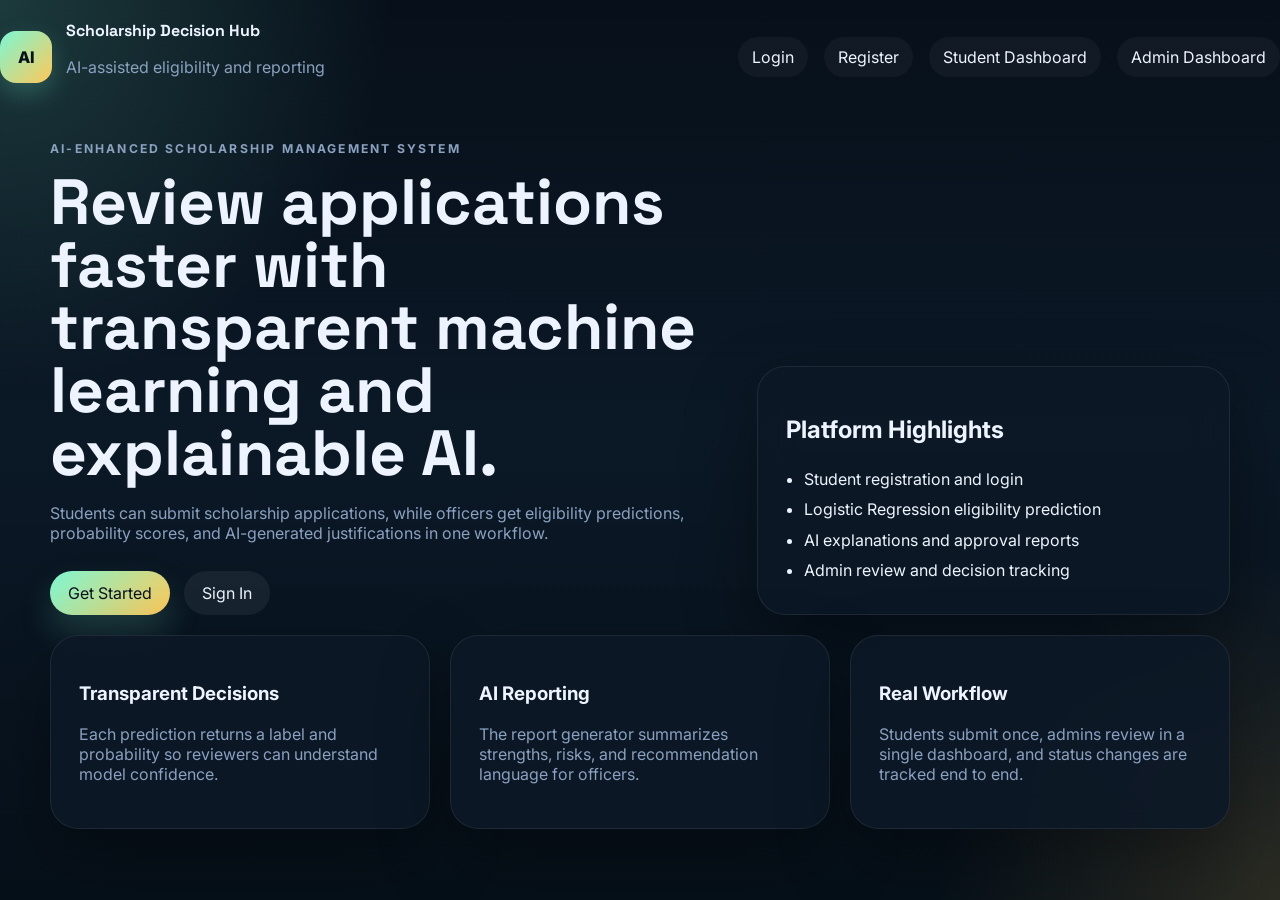
<file: Frontend/index.html>
<!DOCTYPE html>
<html lang="en">
<head>
	<meta charset="UTF-8">
	<meta name="viewport" content="width=device-width, initial-scale=1.0">
	<title>Scholarship Decision Hub</title>
	<link rel="stylesheet" href="style.css">
	<script defer src="script.js"></script>
</head>
<body class="landing-page">
	<header class="topbar">
		<div class="brand">
			<span class="brand-mark">AI</span>
			<div>
				<strong>Scholarship Decision Hub</strong>
				<p>AI-assisted eligibility and reporting</p>
			</div>
		</div>
		<nav class="nav-links">
			<a href="login.html">Login</a>
			<a href="register.html">Register</a>
			<a href="dashboard.html">Student Dashboard</a>
			<a href="admin.html">Admin Dashboard</a>
		</nav>
	</header>

	<main>
		<section class="hero shell">
			<div class="hero-copy">
				<span class="eyebrow">AI-Enhanced Scholarship Management System</span>
				<h1>Review applications faster with transparent machine learning and explainable AI.</h1>
				<p>
					Students can submit scholarship applications, while officers get eligibility predictions,
					probability scores, and AI-generated justifications in one workflow.
				</p>
				<div class="hero-actions">
					<a class="button primary" href="register.html">Get Started</a>
					<a class="button secondary" href="login.html">Sign In</a>
				</div>
			</div>
			<div class="hero-panel glass-card">
				<h2>Platform Highlights</h2>
				<ul class="feature-list">
					<li>Student registration and login</li>
					<li>Logistic Regression eligibility prediction</li>
					<li>AI explanations and approval reports</li>
					<li>Admin review and decision tracking</li>
				</ul>
			</div>
		</section>

		<section class="shell grid-3 features">
			<article class="card">
				<h3>Transparent Decisions</h3>
				<p>Each prediction returns a label and probability so reviewers can understand model confidence.</p>
			</article>
			<article class="card">
				<h3>AI Reporting</h3>
				<p>The report generator summarizes strengths, risks, and recommendation language for officers.</p>
			</article>
			<article class="card">
				<h3>Real Workflow</h3>
				<p>Students submit once, admins review in a single dashboard, and status changes are tracked end to end.</p>
			</article>
		</section>
	</main>
</body>
</html>
</file>
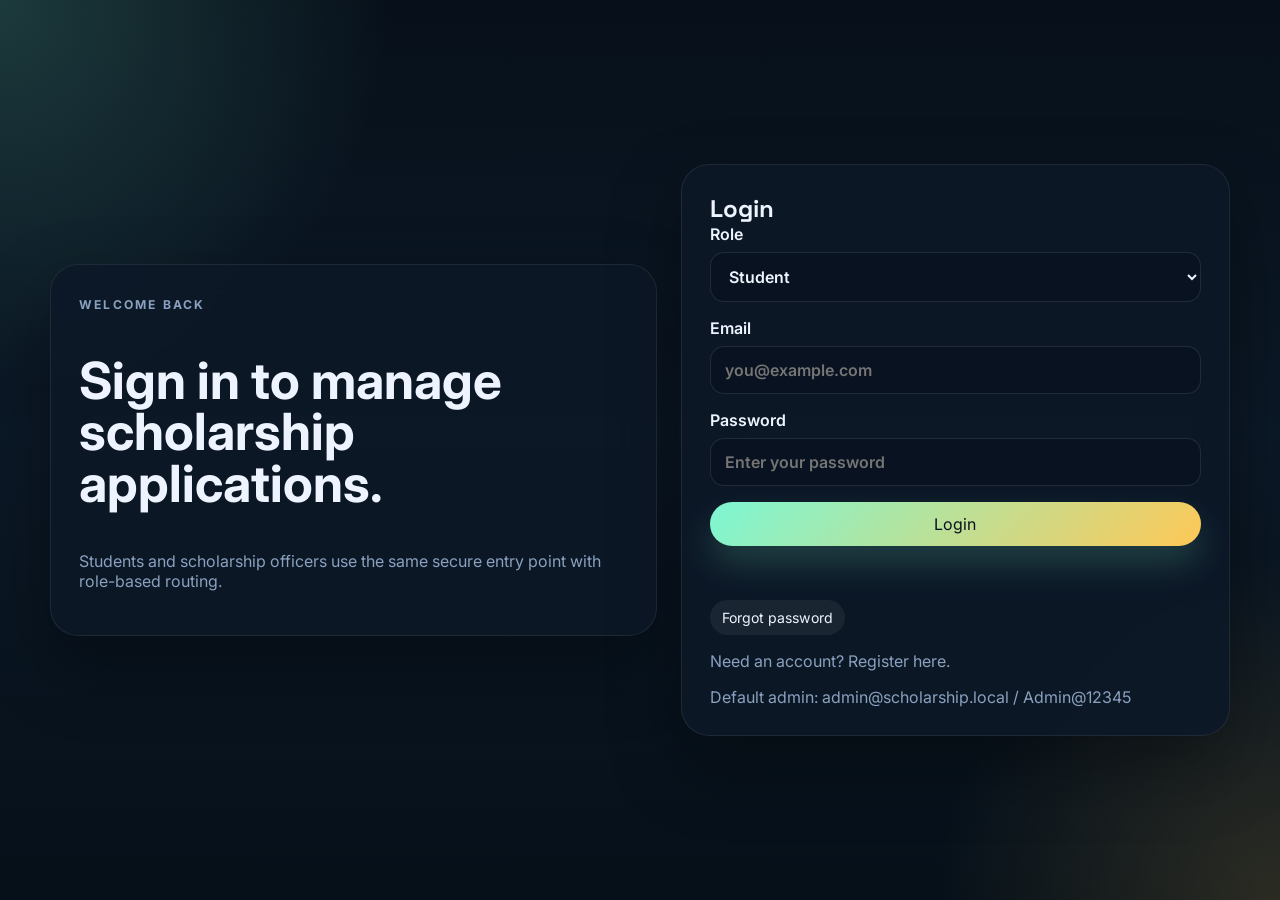
<file: Frontend/admin.html>
<!DOCTYPE html>
<html lang="en">
<head>
	<meta charset="UTF-8">
	<meta name="viewport" content="width=device-width, initial-scale=1.0">
	<title>Admin Dashboard | Scholarship Decision Hub</title>
	<link rel="stylesheet" href="style.css">
	<script defer src="script.js"></script>
</head>
<body class="dashboard-page admin-page">
	<header class="topbar shell compact">
		<div class="brand">
			<span class="brand-mark">AI</span>
			<div>
				<strong>Admin Dashboard</strong>
				<p id="admin-greeting">Review applications and manage scholarship decisions</p>
			</div>
		</div>
		<button id="logout-button" class="button ghost" type="button">Logout</button>
	</header>

	<main class="shell admin-grid">
		<section class="grid-4 metrics" id="summary-cards">
			<article class="metric-card"><span>Total</span><strong id="metric-total">0</strong></article>
			<article class="metric-card"><span>Approved</span><strong id="metric-approved">0</strong></article>
			<article class="metric-card"><span>Rejected</span><strong id="metric-rejected">0</strong></article>
			<article class="metric-card"><span>Average Probability</span><strong id="metric-average">0%</strong></article>
		</section>

		<section class="grid-2 admin-content">
			<article class="card">
				<div class="section-heading">
					<div>
						<span class="eyebrow">Review queue</span>
						<h1>Student applications</h1>
					</div>
				</div>
				<div class="table-wrap">
					<table class="data-table">
						<thead>
							<tr>
								<th>Student</th>
								<th>Prediction</th>
								<th>Probability</th>
								<th>Status</th>
								<th>Action</th>
							</tr>
						</thead>
						<tbody id="review-queue"></tbody>
					</table>
				</div>
			</article>

			<article class="card">
				<div class="section-heading">
					<div>
						<span class="eyebrow">AI insights</span>
						<h2>Generated reports</h2>
					</div>
				</div>
				<div id="insights-list" class="list-stack"></div>
			</article>
		</section>
	</main>
</body>
</html>
</file>
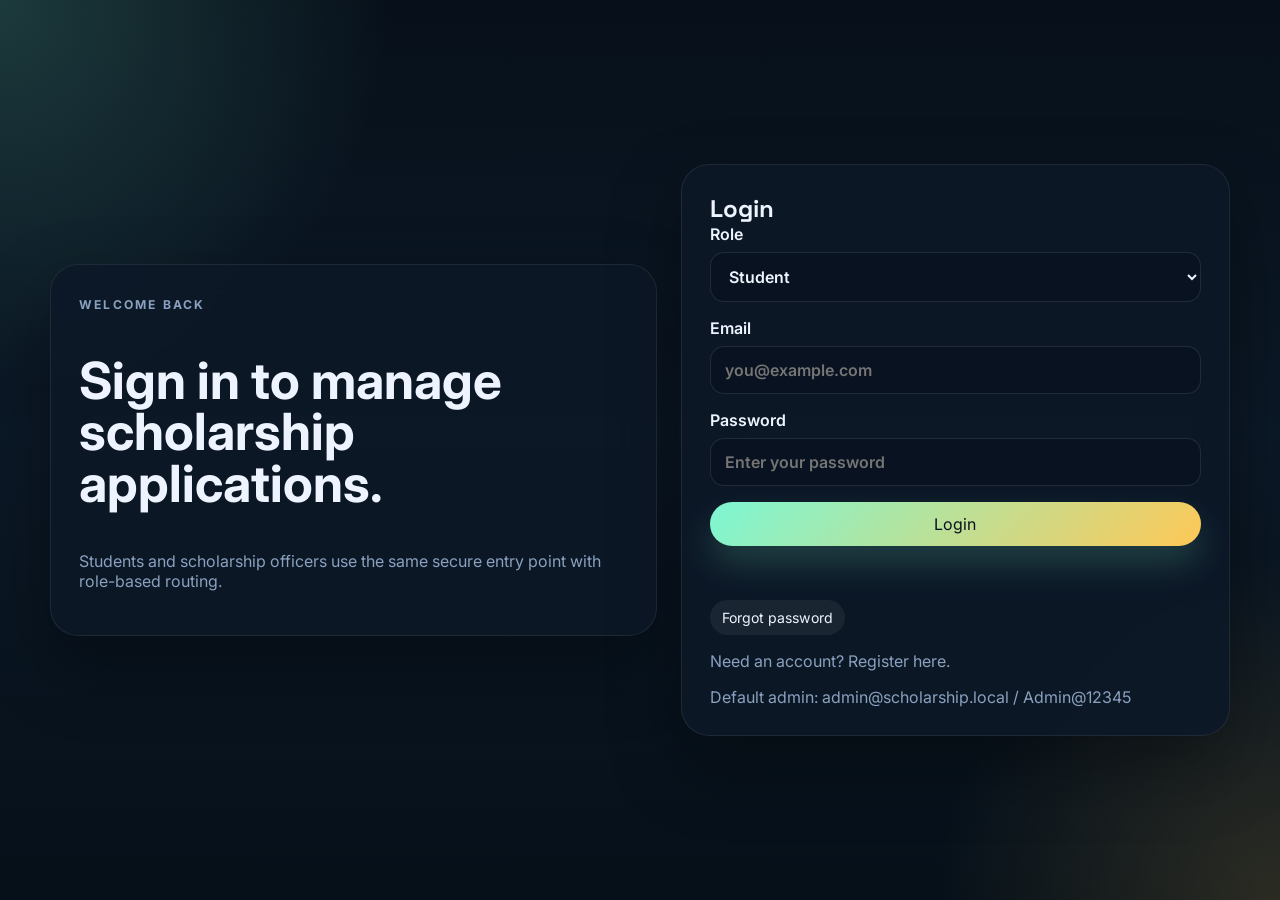
<file: Frontend/dashboard.html>
<!DOCTYPE html>
<html lang="en">
<head>
	<meta charset="UTF-8">
	<meta name="viewport" content="width=device-width, initial-scale=1.0">
	<title>Student Dashboard | Scholarship Decision Hub</title>
	<link rel="stylesheet" href="style.css">
	<script defer src="script.js"></script>
</head>
<body class="dashboard-page">
	<header class="topbar shell compact">
		<div class="brand">
			<span class="brand-mark">AI</span>
			<div>
				<strong>Student Dashboard</strong>
				<p id="student-greeting">Ready to submit your application</p>
			</div>
		</div>
		<button id="logout-button" class="button ghost" type="button">Logout</button>
	</header>

	<main class="shell dashboard-grid">
		<section class="grid-3 summary-strip">
			<article class="metric-card compact-metric">
				<span>Applications</span>
				<strong id="student-total">0</strong>
			</article>
			<article class="metric-card compact-metric">
				<span>Latest status</span>
				<strong id="student-latest-status">-</strong>
			</article>
			<article class="metric-card compact-metric">
				<span>Average probability</span>
				<strong id="student-average">0%</strong>
			</article>
		</section>

		<section class="card">
			<div class="section-heading">
				<div>
					<span class="eyebrow">Application form</span>
					<h1>Submit scholarship details</h1>
				</div>
			</div>
			<form id="application-form" class="form-grid two-col">
				<label>
					Full name
					<input type="text" name="full_name" required>
				</label>
				<label>
					Email
					<input type="email" name="email" required>
				</label>
				<label>
					Institution
					<input type="text" name="institution" required>
				</label>
				<label>
					Course
					<input type="text" name="course" required>
				</label>
				<label>
					GPA
					<input type="number" name="gpa" min="0" max="10" step="0.01" required>
				</label>
				<label>
					Attendance %
					<input type="number" name="attendance" min="0" max="100" step="0.1" required>
				</label>
				<label>
					Family income
					<input type="number" name="family_income" min="0" step="1" required>
				</label>
				<label>
					Category
					<select name="category" required>
						<option value="general">General</option>
						<option value="ews">EWS</option>
						<option value="obc">OBC</option>
						<option value="sc">SC</option>
						<option value="st">ST</option>
					</select>
				</label>
				<label class="checkbox-row">
					<input type="checkbox" name="previous_scholarship">
					Previous scholarship history
				</label>
				<label class="checkbox-row">
					<input type="checkbox" name="extracurricular">
					Extracurricular involvement
				</label>
				<label class="full-width">
					Supporting documents / notes
					<textarea name="documents" rows="4" placeholder="Add document links or application notes"></textarea>
				</label>
				<button class="button primary full-width" type="submit">Evaluate scholarship eligibility</button>
				<p id="application-message" class="message full-width"></p>
			</form>
		</section>

		<section class="sidebar-stack">
			<article class="card glass-card result-card">
				<span class="eyebrow">Prediction result</span>
				<h2 id="result-title">Waiting for submission</h2>
				<p id="result-probability">Probability will appear here after prediction.</p>
				<p id="result-explanation">The system will generate an explanation and recommendation once the form is submitted.</p>
			</article>

			<article class="card">
				<div class="section-heading">
					<div>
						<span class="eyebrow">Application history</span>
						<h2>Your submissions</h2>
					</div>
				</div>
				<div id="applications-list" class="list-stack"></div>
			</article>
		</section>
	</main>
</body>
</html>
</file>
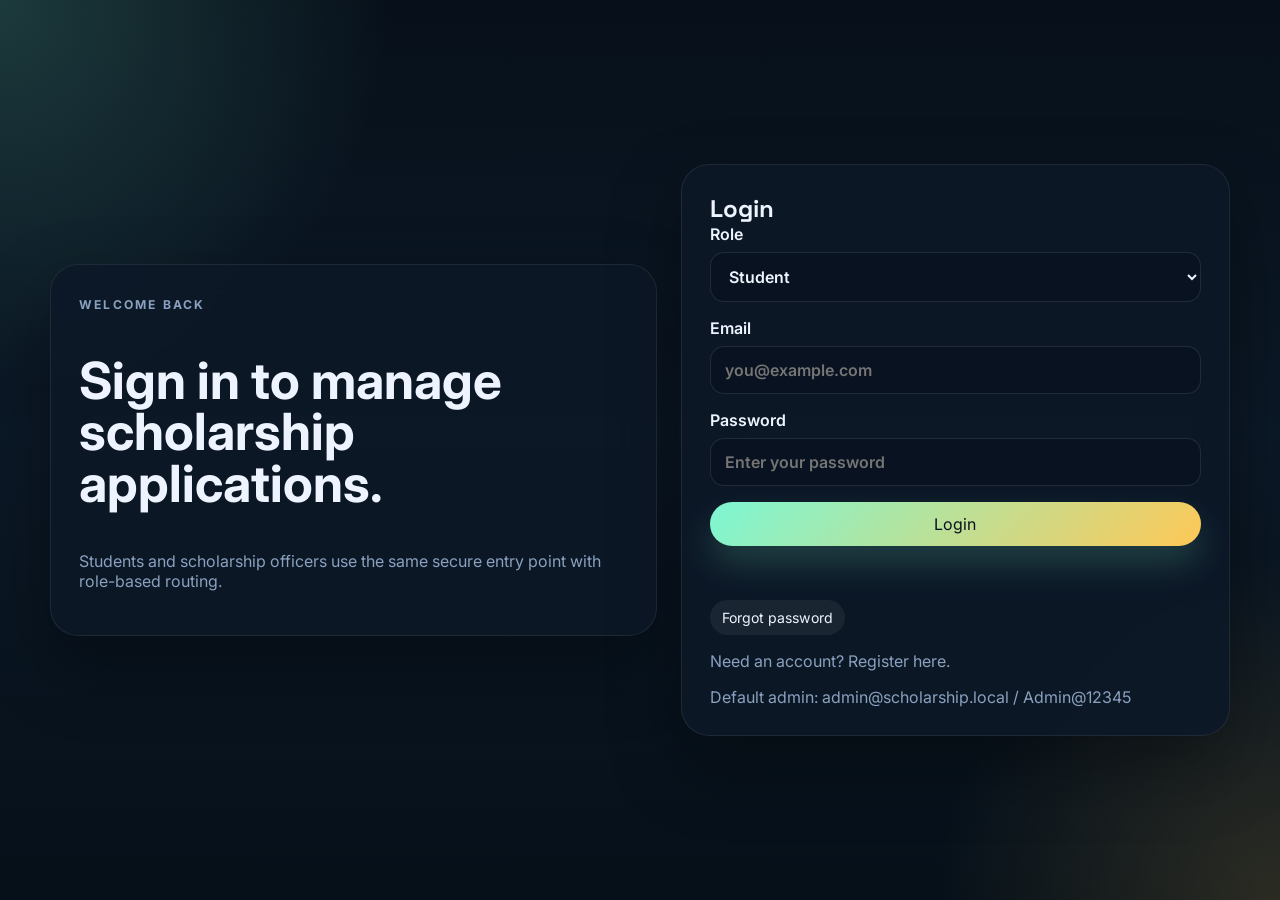
<file: Frontend/login.html>
<!DOCTYPE html>
<html lang="en">
<head>
	<meta charset="UTF-8">
	<meta name="viewport" content="width=device-width, initial-scale=1.0">
	<title>Login | Scholarship Decision Hub</title>
	<link rel="stylesheet" href="style.css">
	<script defer src="script.js"></script>
</head>
<body class="auth-page">
	<main class="auth-shell shell">
		<section class="auth-copy glass-card">
			<span class="eyebrow">Welcome back</span>
			<h1>Sign in to manage scholarship applications.</h1>
			<p>Students and scholarship officers use the same secure entry point with role-based routing.</p>
		</section>
		<section class="auth-form card">
			<h2>Login</h2>
			<form id="login-form" class="form-grid">
				<label>
					Role
					<select name="role" required>
						<option value="student">Student</option>
						<option value="admin">Admin</option>
					</select>
				</label>
				<label>
					Email
					<input type="email" name="email" placeholder="you@example.com" required>
				</label>
				<label>
					Password
					<input type="password" name="password" placeholder="Enter your password" required>
				</label>
				<button class="button primary" type="submit">Login</button>
				<p id="login-message" class="message"></p>
			</form>
			<div class="auth-actions">
				<button class="button ghost small" type="button" data-toggle-panel="reset-panel">Forgot password</button>
			</div>

			<section id="reset-panel" class="mini-panel hidden">
				<h3>Forgot password</h3>
				<p class="subtle-note">First request a reset code, then enter the code with your new password.</p>
				<form id="reset-request-form" class="form-grid">
					<label>
						Email
						<input type="email" name="email" placeholder="you@example.com" required>
					</label>
					<div class="inline-actions">
						<button class="button secondary" type="submit">Send reset code</button>
					</div>
					<p id="reset-request-message" class="message"></p>
				</form>
				<form id="reset-form" class="form-grid compact-gap">
					<label>
						Email
						<input type="email" name="email" placeholder="you@example.com" required>
					</label>
					<label>
						Reset code
						<input type="text" name="code" placeholder="123456" required>
					</label>
					<label>
						New password
						<input type="password" name="new_password" placeholder="Enter a new password" required>
					</label>
					<button class="button primary" type="submit">Reset password</button>
					<p id="reset-message" class="message"></p>
				</form>
			</section>
			<p class="form-footer">Need an account? <a href="register.html">Register here</a>.</p>
			<p class="form-footer subtle">Default admin: admin@scholarship.local / Admin@12345</p>
		</section>
	</main>
</body>
</html>
</file>
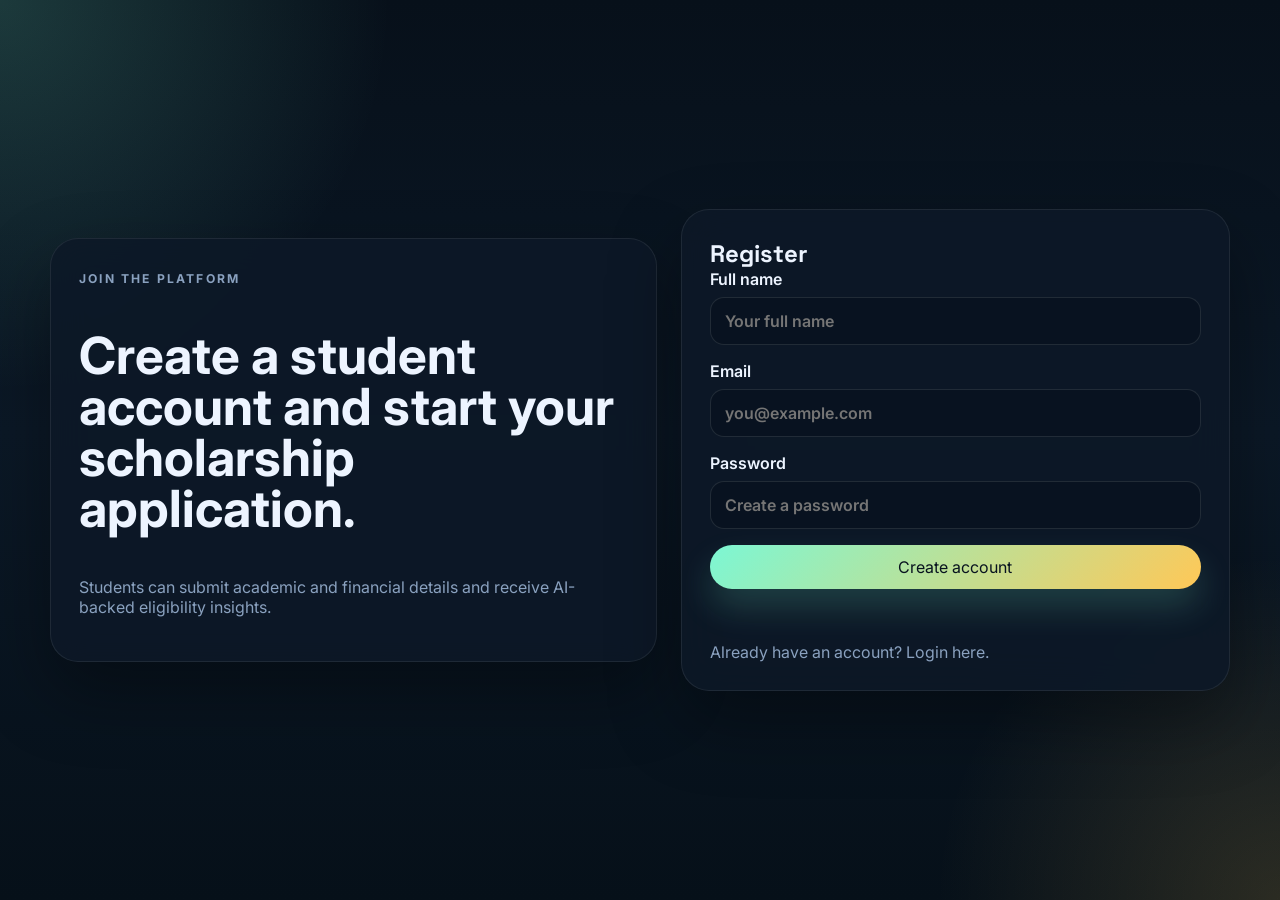
<file: Frontend/register.html>
<!DOCTYPE html>
<html lang="en">
<head>
	<meta charset="UTF-8">
	<meta name="viewport" content="width=device-width, initial-scale=1.0">
	<title>Register | Scholarship Decision Hub</title>
	<link rel="stylesheet" href="style.css">
	<script defer src="script.js"></script>
</head>
<body class="auth-page">
	<main class="auth-shell shell">
		<section class="auth-copy glass-card">
			<span class="eyebrow">Join the platform</span>
			<h1>Create a student account and start your scholarship application.</h1>
			<p>Students can submit academic and financial details and receive AI-backed eligibility insights.</p>
		</section>
		<section class="auth-form card">
			<h2>Register</h2>
			<form id="register-form" class="form-grid">
				<label>
					Full name
					<input type="text" name="name" placeholder="Your full name" required>
				</label>
				<label>
					Email
					<input type="email" name="email" placeholder="you@example.com" required>
				</label>
				<label>
					Password
					<input type="password" name="password" placeholder="Create a password" required>
				</label>
				<button class="button primary" type="submit">Create account</button>
				<p id="register-message" class="message"></p>
			</form>
			<p class="form-footer">Already have an account? <a href="login.html">Login here</a>.</p>
		</section>
	</main>
</body>
</html>
</file>
<file: Frontend/style.css>
@import url('https://fonts.googleapis.com/css2?family=Inter:wght@400;500;600;700;800&family=Space+Grotesk:wght@400;500;700&display=swap');

:root {
	--bg: #08131f;
	--bg-soft: #0e1c2d;
	--panel: rgba(13, 25, 39, 0.88);
	--panel-strong: #10253b;
	--text: #edf4ff;
	--muted: #8aa1bf;
	--accent: #7cf7d4;
	--accent-2: #ffc857;
	--danger: #ff7272;
	--success: #6ee7a8;
	--shadow: 0 30px 70px rgba(0, 0, 0, 0.35);
	--radius-xl: 28px;
	--radius-lg: 20px;
	--radius-md: 14px;
}

* {
	box-sizing: border-box;
}

html, body {
	margin: 0;
	min-height: 100%;
}

body {
	font-family: 'Inter', sans-serif;
	color: var(--text);
	background:
		radial-gradient(circle at top left, rgba(124, 247, 212, 0.18), transparent 25%),
		radial-gradient(circle at bottom right, rgba(255, 200, 87, 0.15), transparent 22%),
		linear-gradient(180deg, #07101a 0%, #0b1826 48%, #061019 100%);
}

a {
	color: inherit;
	text-decoration: none;
}

button,
input,
select,
textarea {
	font: inherit;
}

.shell {
	width: min(1180px, calc(100% - 32px));
	margin: 0 auto;
}

.topbar {
	display: flex;
	align-items: center;
	justify-content: space-between;
	padding: 20px 0;
}

.topbar.compact {
	margin-bottom: 8px;
}

.brand {
	display: flex;
	align-items: center;
	gap: 14px;
}

.brand strong,
.hero h1,
.card h1,
.card h2,
.metric-card strong {
	font-family: 'Space Grotesk', sans-serif;
}

.brand p,
.hero p,
.auth-copy p,
.card p,
.list-card p,
.list-card small,
.metric-card span,
.form-footer,
.message,
.eyebrow {
	color: var(--muted);
}

.brand-mark {
	display: grid;
	place-items: center;
	width: 52px;
	height: 52px;
	border-radius: 16px;
	color: #05111d;
	background: linear-gradient(135deg, var(--accent), var(--accent-2));
	font-weight: 800;
	box-shadow: 0 10px 24px rgba(124, 247, 212, 0.22);
}

.nav-links {
	display: flex;
	flex-wrap: wrap;
	gap: 16px;
}

.nav-links a {
	padding: 10px 14px;
	border-radius: 999px;
	background: rgba(255, 255, 255, 0.04);
}

.hero {
	display: grid;
	grid-template-columns: 1.3fr 0.9fr;
	gap: 24px;
	padding: 24px 0 20px;
}

.hero-copy h1 {
	margin: 14px 0 18px;
	font-size: clamp(2.7rem, 5vw, 5.2rem);
	line-height: 0.98;
}

.hero-actions {
	display: flex;
	gap: 14px;
	flex-wrap: wrap;
	margin-top: 28px;
}

.eyebrow {
	display: inline-flex;
	text-transform: uppercase;
	letter-spacing: 0.18em;
	font-size: 0.76rem;
	font-weight: 700;
}

.button {
	border: 0;
	border-radius: 999px;
	padding: 12px 18px;
	cursor: pointer;
	transition: transform 0.2s ease, box-shadow 0.2s ease, background 0.2s ease;
	display: inline-flex;
	align-items: center;
	justify-content: center;
	gap: 8px;
}

.button:hover {
	transform: translateY(-1px);
}

.button.primary {
	color: #08131f;
	background: linear-gradient(135deg, var(--accent), var(--accent-2));
	box-shadow: 0 18px 34px rgba(124, 247, 212, 0.18);
}

.button.secondary,
.button.ghost {
	color: var(--text);
	background: rgba(255, 255, 255, 0.06);
}

.button.success {
	color: #04110b;
	background: linear-gradient(135deg, #9ef0c1, #6ee7a8);
}

.button.danger {
	color: #240505;
	background: linear-gradient(135deg, #ffb0b0, #ff7272);
}

.button.small {
	padding: 9px 12px;
	font-size: 0.88rem;
}

.glass-card,
.card,
.metric-card,
.list-card {
	backdrop-filter: blur(18px);
	background: var(--panel);
	border: 1px solid rgba(255, 255, 255, 0.08);
	box-shadow: var(--shadow);
}

.glass-card,
.card {
	border-radius: var(--radius-xl);
}

.glass-card {
	padding: 28px;
}

.card {
	padding: 28px;
}

.hero-panel {
	align-self: end;
}

.feature-list {
	margin: 18px 0 0;
	padding-left: 18px;
	line-height: 1.9;
}

.grid-3 {
	display: grid;
	grid-template-columns: repeat(3, 1fr);
	gap: 20px;
}

.summary-strip {
	padding-top: 8px;
}

.grid-4 {
	display: grid;
	grid-template-columns: repeat(4, 1fr);
	gap: 16px;
}

.grid-2 {
	display: grid;
	grid-template-columns: 1.2fr 0.8fr;
	gap: 20px;
}

.features {
	padding-bottom: 34px;
}

.auth-shell {
	display: grid;
	grid-template-columns: 1.05fr 0.95fr;
	gap: 24px;
	min-height: 100vh;
	align-items: center;
}

.auth-copy h1 {
	font-size: clamp(2.2rem, 4vw, 4rem);
	line-height: 1;
}

.auth-form h2,
.section-heading h1,
.section-heading h2 {
	margin: 0;
}

.form-grid {
	display: grid;
	gap: 16px;
}

.compact-gap {
	gap: 12px;
}

.form-grid label {
	display: grid;
	gap: 8px;
	color: var(--text);
	font-weight: 600;
}

.form-grid input,
.form-grid select,
.form-grid textarea,
.review-note {
	width: 100%;
	border-radius: 14px;
	border: 1px solid rgba(255, 255, 255, 0.1);
	background: rgba(8, 19, 31, 0.78);
	color: var(--text);
	padding: 13px 14px;
}

.form-grid textarea {
	resize: vertical;
}

.form-grid.two-col {
	grid-template-columns: repeat(2, minmax(0, 1fr));
}

.checkbox-row {
	display: flex !important;
	align-items: center;
	gap: 10px;
}

.checkbox-row input {
	width: auto;
}

.full-width {
	grid-column: 1 / -1;
}

.message {
	min-height: 1.3em;
	margin: 0;
}

.message.success {
	color: var(--success);
}

.message.error {
	color: var(--danger);
}

.form-footer {
	margin-bottom: 0;
}

.auth-actions {
	display: flex;
	flex-wrap: wrap;
	gap: 10px;
	margin: 18px 0 10px;
}

.mini-panel {
	margin-top: 14px;
	padding: 16px;
	border-radius: 18px;
	background: rgba(255, 255, 255, 0.04);
	border: 1px solid rgba(255, 255, 255, 0.08);
}

.mini-panel h3 {
	margin: 0 0 8px;
	font-family: 'Space Grotesk', sans-serif;
}

.subtle-note {
	margin: 0 0 14px;
	color: var(--muted);
	font-size: 0.94rem;
}

.inline-actions {
	display: flex;
	flex-wrap: wrap;
	gap: 10px;
}

.hidden {
	display: none !important;
}

.dashboard-grid,
.admin-grid {
	display: grid;
	gap: 20px;
	padding-bottom: 32px;
}

.sidebar-stack,
.list-stack {
	display: grid;
	gap: 16px;
}

.result-card h2 {
	margin: 12px 0 10px;
	font-size: 2rem;
}

.empty-state {
	padding: 18px;
	border-radius: 16px;
	background: rgba(255, 255, 255, 0.04);
	color: var(--muted);
}

.list-card {
	border-radius: var(--radius-md);
	padding: 18px;
}

.list-header {
	display: flex;
	justify-content: space-between;
	align-items: center;
	gap: 10px;
	margin-bottom: 8px;
}

.pill {
	display: inline-flex;
	align-items: center;
	justify-content: center;
	padding: 6px 10px;
	border-radius: 999px;
	font-size: 0.8rem;
	font-weight: 700;
}

.pill-success {
	background: rgba(110, 231, 168, 0.18);
	color: #b9f4d1;
}

.pill-danger {
	background: rgba(255, 114, 114, 0.18);
	color: #ffb7b7;
}

.pill-warning {
	background: rgba(255, 200, 87, 0.18);
	color: #ffe0a0;
}

.metric-card {
	border-radius: var(--radius-lg);
	padding: 20px;
}

.compact-metric {
	padding: 18px 20px;
}

.metric-card strong {
	display: block;
	margin-top: 8px;
	font-size: 2rem;
}

.compact-metric strong {
	font-size: 1.55rem;
}

.table-wrap {
	overflow-x: auto;
}

.data-table {
	width: 100%;
	border-collapse: collapse;
}

.data-table th,
.data-table td {
	text-align: left;
	padding: 14px 12px;
	border-bottom: 1px solid rgba(255, 255, 255, 0.08);
	vertical-align: top;
}

.action-stack {
	display: grid;
	gap: 10px;
}

.review-note {
	min-width: 190px;
}

.admin-content {
	align-items: start;
}

@media (max-width: 980px) {
	.hero,
	.auth-shell,
	.grid-3,
	.grid-4,
	.grid-2,
	.form-grid.two-col {
		grid-template-columns: 1fr;
	}

	.topbar,
	.nav-links,
	.list-header {
		flex-direction: column;
		align-items: flex-start;
	}

	.shell {
		width: min(100% - 22px, 1180px);
	}
}
</file>
